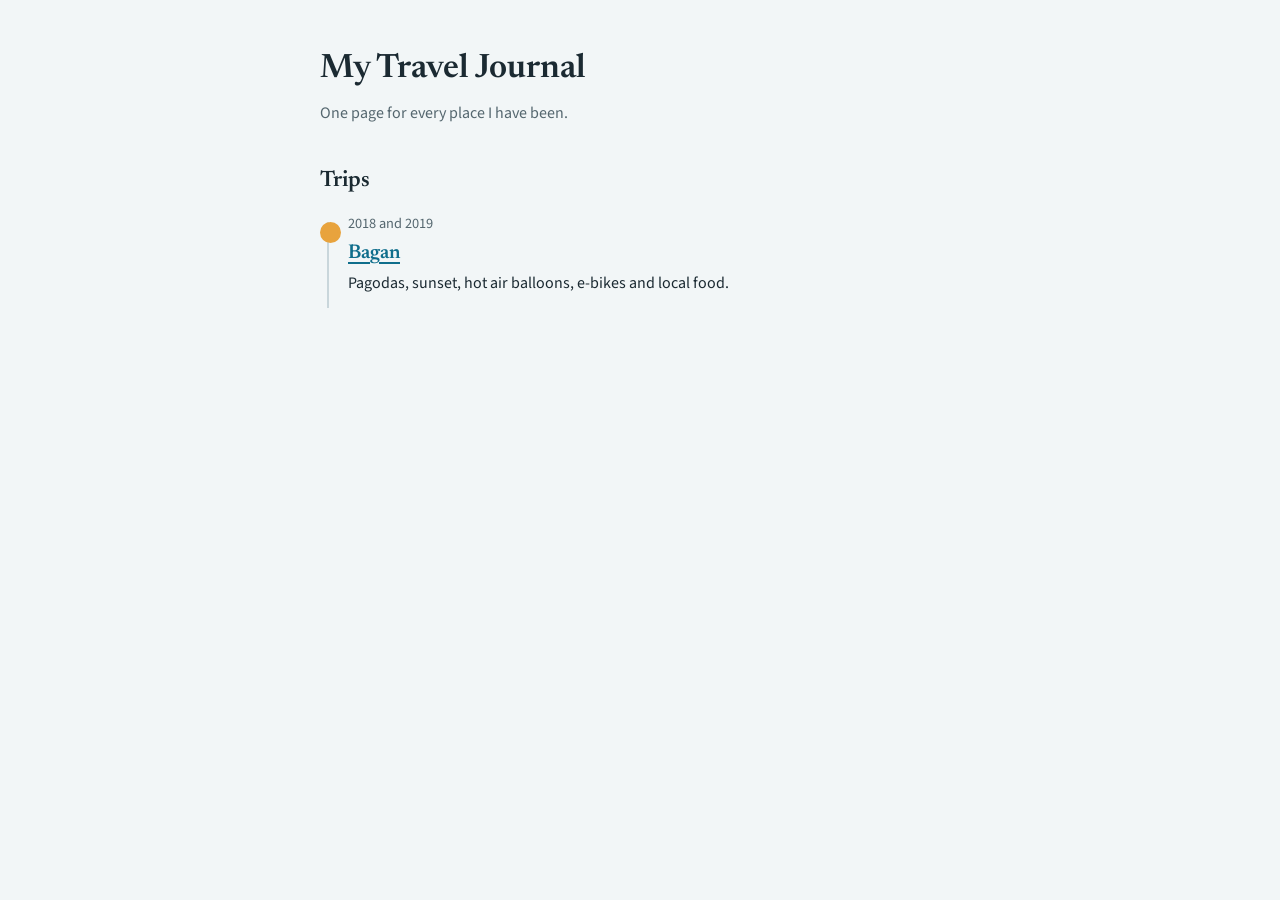
<file: index.html>
<!DOCTYPE html>
<html lang="en">
<head>
<meta charset="utf-8">
<meta name="viewport" content="width=device-width, initial-scale=1">
<title>My Travel Journal</title>
<link rel="preconnect" href="https://fonts.googleapis.com"><link rel="preconnect" href="https://fonts.gstatic.com" crossorigin><link href="https://fonts.googleapis.com/css2?family=Newsreader:wght@500;600&family=Source+Sans+3:wght@400;600&display=swap" rel="stylesheet">
<link rel="stylesheet" href="assets/css/style.css">
</head>
<body>
<header>
  <h1>My Travel Journal</h1>
  <p class="lead">One page for every place I have been.</p>
</header>
<main>
  <h2>Trips</h2>
  <!-- Newest trip goes at the TOP. Copy one <li> to add a trip. -->
  <ol class="route">
    <li>
      <span class="when">2018 and 2019</span>
      <a class="name" href="pages/bagan.html">Bagan</a>
      <div>Pagodas, sunset, hot air balloons, e-bikes and local food.</div>
    </li>
  </ol>
</main>
</body>
</html>
</file>
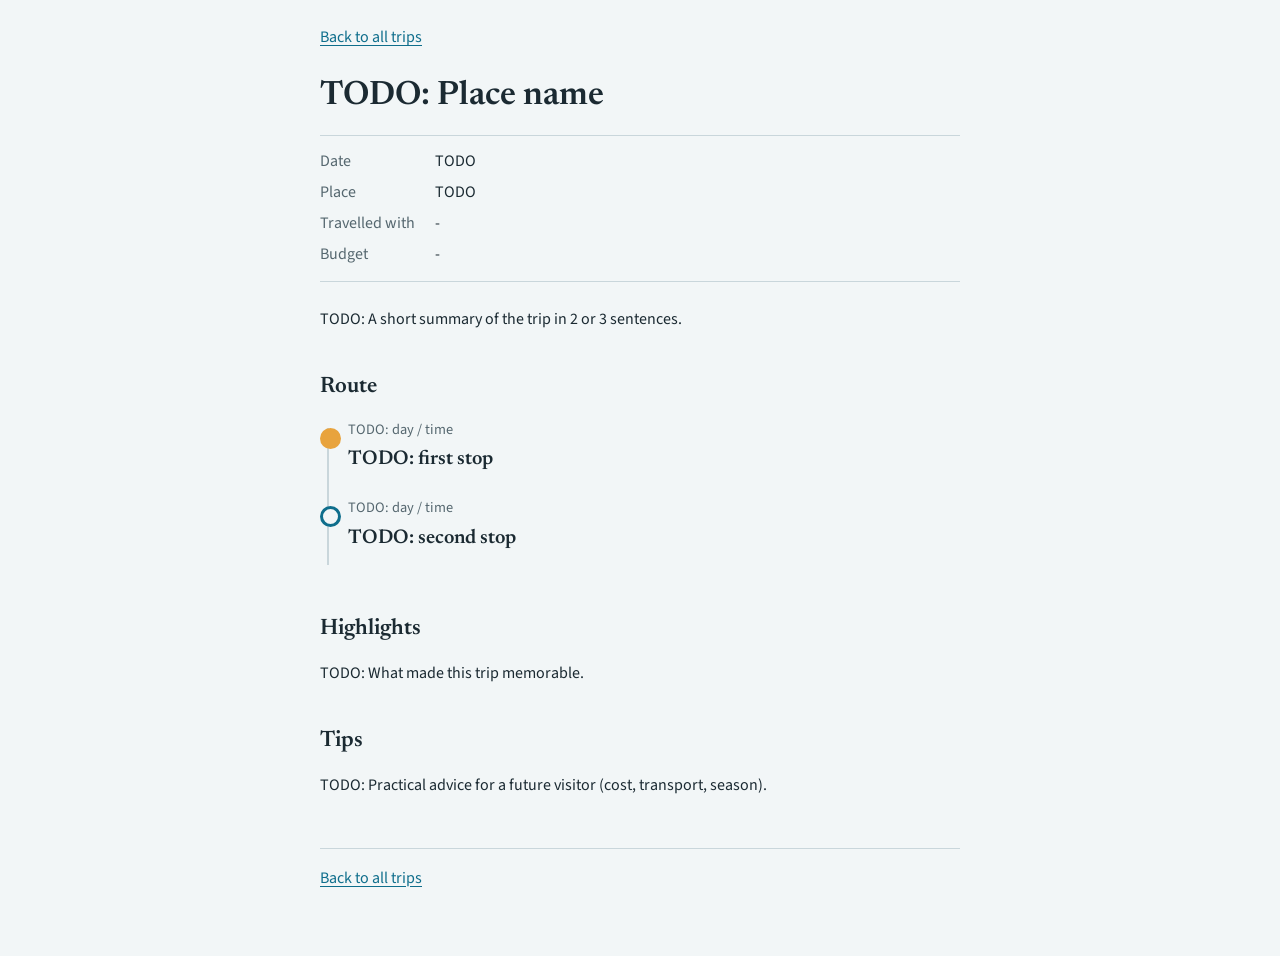
<file: _template.html>
<!DOCTYPE html>
<html lang="en">
<head>
<meta charset="utf-8">
<meta name="viewport" content="width=device-width, initial-scale=1">
<title>TODO: Place name | My Travel Journal</title>
<link rel="preconnect" href="https://fonts.googleapis.com"><link rel="preconnect" href="https://fonts.gstatic.com" crossorigin><link href="https://fonts.googleapis.com/css2?family=Newsreader:wght@500;600&family=Source+Sans+3:wght@400;600&display=swap" rel="stylesheet">
<link rel="stylesheet" href="../assets/css/style.css">
</head>
<body>
<header>
  <a href="../index.html">Back to all trips</a>
  <h1>TODO: Place name</h1>
</header>
<main>
  <dl class="meta">
    <dt>Date</dt><dd>TODO</dd>
    <dt>Place</dt><dd>TODO</dd>
    <dt>Travelled with</dt><dd>-</dd>
    <dt>Budget</dt><dd>-</dd>
  </dl>
  <p>TODO: A short summary of the trip in 2 or 3 sentences.</p>

  <h2>Route</h2>
  <ol class="route">
    <li><span class="when">TODO: day / time</span><span class="name">TODO: first stop</span></li>
    <li><span class="when">TODO: day / time</span><span class="name">TODO: second stop</span></li>
  </ol>

  <h2>Highlights</h2>
  <p>TODO: What made this trip memorable.</p>
  <!-- <figure><img src="../assets/img/TRIP-SLUG-01.jpg" alt="TODO"><figcaption>TODO</figcaption></figure> -->

  <h2>Tips</h2>
  <p>TODO: Practical advice for a future visitor (cost, transport, season).</p>
</main>
<footer><a href="../index.html">Back to all trips</a></footer>
</body>
</html>
</file>
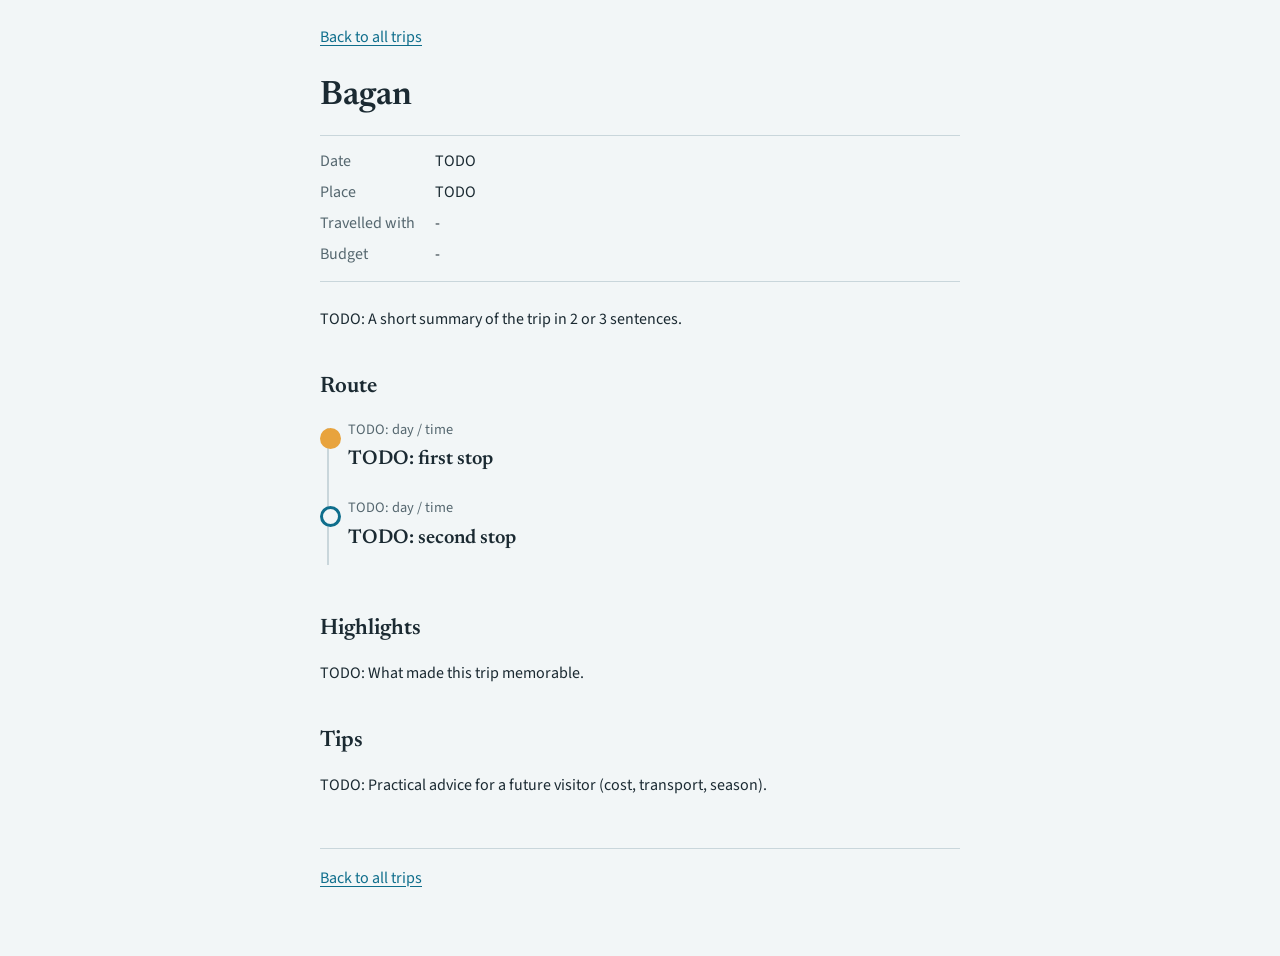
<file: bagan.html>
<!DOCTYPE html>
<html lang="en">
<head>
<meta charset="utf-8">
<meta name="viewport" content="width=device-width, initial-scale=1">
<title>Bagan | My Travel Journal</title>
<link rel="preconnect" href="https://fonts.googleapis.com"><link rel="preconnect" href="https://fonts.gstatic.com" crossorigin><link href="https://fonts.googleapis.com/css2?family=Newsreader:wght@500;600&family=Source+Sans+3:wght@400;600&display=swap" rel="stylesheet">
<link rel="stylesheet" href="../assets/css/style.css">
</head>
<body>
<header>
  <a href="../index.html">Back to all trips</a>
  <h1>Bagan</h1>
</header>
<main>
  <dl class="meta">
    <dt>Date</dt><dd>TODO</dd>
    <dt>Place</dt><dd>TODO</dd>
    <dt>Travelled with</dt><dd>-</dd>
    <dt>Budget</dt><dd>-</dd>
  </dl>
  <p>TODO: A short summary of the trip in 2 or 3 sentences.</p>

  <h2>Route</h2>
  <ol class="route">
    <li><span class="when">TODO: day / time</span><span class="name">TODO: first stop</span></li>
    <li><span class="when">TODO: day / time</span><span class="name">TODO: second stop</span></li>
  </ol>

  <h2>Highlights</h2>
  <p>TODO: What made this trip memorable.</p>
  <!-- <figure><img src="../assets/img/TRIP-SLUG-01.jpg" alt="TODO"><figcaption>TODO</figcaption></figure> -->

  <h2>Tips</h2>
  <p>TODO: Practical advice for a future visitor (cost, transport, season).</p>
</main>
<footer><a href="../index.html">Back to all trips</a></footer>
</body>
</html>
</file>
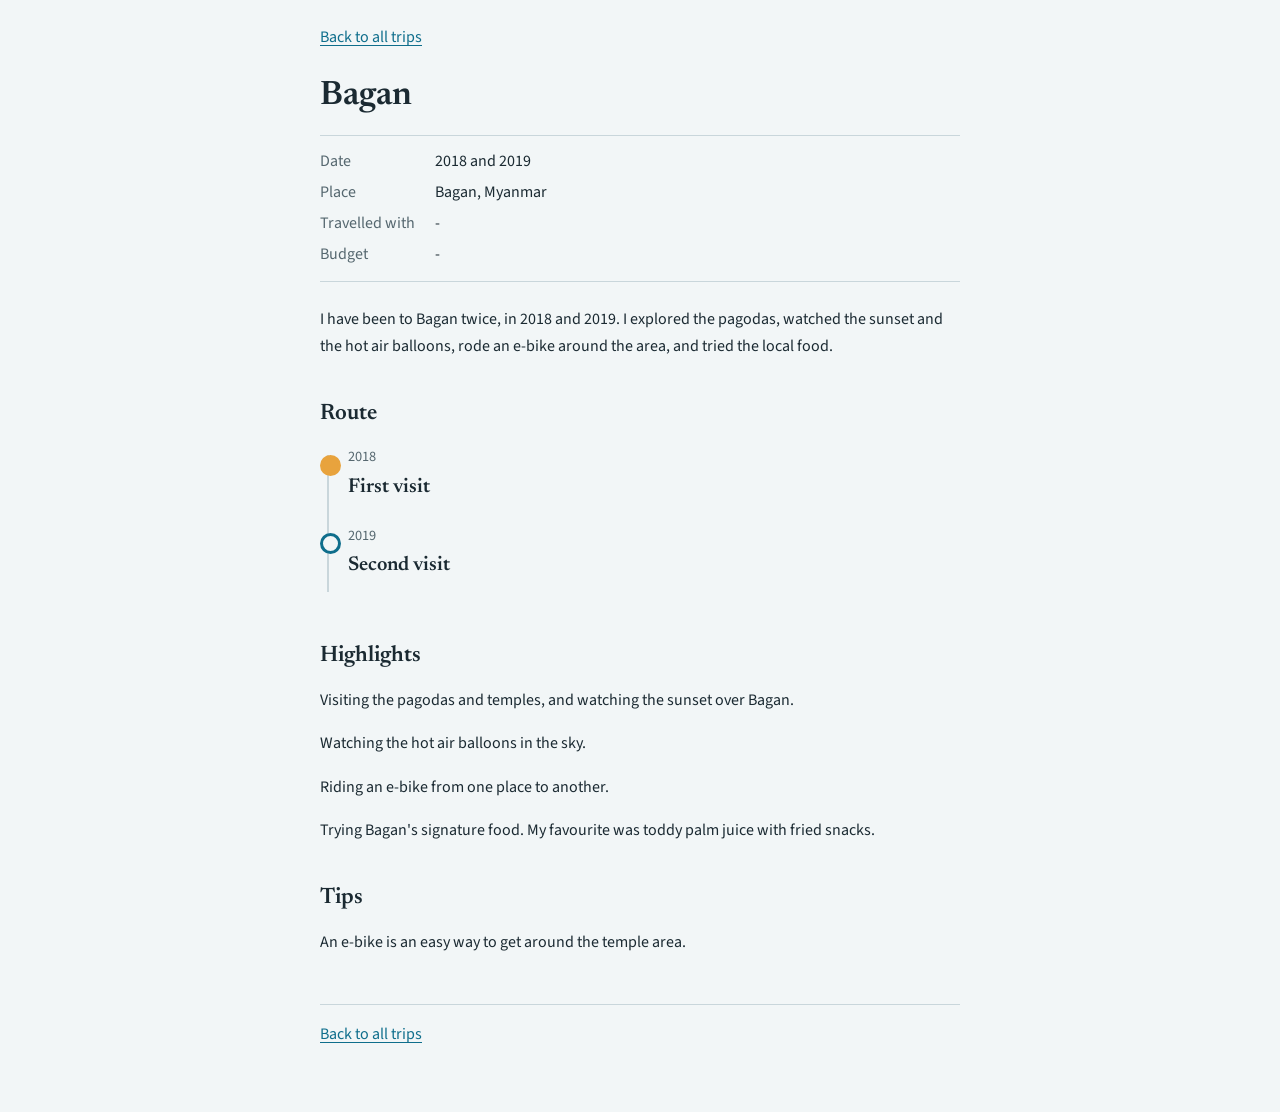
<file: pages/bagan.html>
<!DOCTYPE html>
<html lang="en">
<head>
<meta charset="utf-8">
<meta name="viewport" content="width=device-width, initial-scale=1">
<title>Bagan | My Travel Journal</title>
<link rel="preconnect" href="https://fonts.googleapis.com"><link rel="preconnect" href="https://fonts.gstatic.com" crossorigin><link href="https://fonts.googleapis.com/css2?family=Newsreader:wght@500;600&family=Source+Sans+3:wght@400;600&display=swap" rel="stylesheet">
<link rel="stylesheet" href="../assets/css/style.css">
</head>
<body>
<header>
  <a href="../index.html">Back to all trips</a>
  <h1>Bagan</h1>
</header>
<main>
  <dl class="meta">
    <dt>Date</dt><dd>2018 and 2019</dd>
    <dt>Place</dt><dd>Bagan, Myanmar</dd>
    <dt>Travelled with</dt><dd>-</dd>
    <dt>Budget</dt><dd>-</dd>
  </dl>
  <p>I have been to Bagan twice, in 2018 and 2019. I explored the pagodas, watched the sunset and the hot air balloons, rode an e-bike around the area, and tried the local food.</p>

  <h2>Route</h2>
  <ol class="route">
    <li><span class="when">2018</span><span class="name">First visit</span></li>
    <li><span class="when">2019</span><span class="name">Second visit</span></li>
  </ol>

  <h2>Highlights</h2>
  <p>Visiting the pagodas and temples, and watching the sunset over Bagan.</p>
  <p>Watching the hot air balloons in the sky.</p>
  <p>Riding an e-bike from one place to another.</p>
  <p>Trying Bagan's signature food. My favourite was toddy palm juice with fried snacks.</p>
  <!-- TODO: add photos, e.g. <figure><img src="../assets/img/bagan-01.jpg" alt="TODO"><figcaption>TODO</figcaption></figure> -->

  <h2>Tips</h2>
  <p>An e-bike is an easy way to get around the temple area.</p>
  <!-- TODO: add cost, transport and best season if known -->
</main>
<footer><a href="../index.html">Back to all trips</a></footer>
</body>
</html>
</file>
<file: assets/css/style.css>
:root {
  --bg: #F2F6F7;
  --ink: #1B2A32;
  --muted: #55676F;
  --accent: #0F6E8C;
  --highlight: #E8A33D;
  --line: #C9D6DB;
  --font-head: "Newsreader", Georgia, serif;
  --font-body: "Source Sans 3", system-ui, -apple-system, "Segoe UI", sans-serif;
}
@media (prefers-color-scheme: dark) {
  :root:not([data-theme="light"]) {
    --bg: #12202A; --ink: #E6EEF1; --muted: #9DB0B8;
    --accent: #6CC3E0; --highlight: #F0B65A; --line: #2C4350;
  }
}
* { box-sizing: border-box; }
html { font-size: 100%; }
body {
  margin: 0; background: var(--bg); color: var(--ink);
  font-family: var(--font-body); line-height: 1.7;
  padding: 1.5rem 1.25rem 4rem;
}
main, header, footer { max-width: 40rem; margin: 0 auto; }
h1, h2 { font-family: var(--font-head); line-height: 1.3; font-weight: 600; }
h1 { font-size: 2.1rem; margin: 1.5rem 0 .5rem; }
h2 { font-size: 1.4rem; margin: 2.5rem 0 .75rem; }
a { color: var(--accent); text-underline-offset: .2em; }
a:focus-visible { outline: 3px solid var(--highlight); outline-offset: 2px; }
.lead { color: var(--muted); margin: 0 0 1.5rem; }

/* trip facts */
.meta { display: grid; grid-template-columns: max-content 1fr; gap: .25rem 1.25rem;
  margin: 1rem 0 1.5rem; padding: .75rem 0; border-block: 1px solid var(--line); }
.meta dt { color: var(--muted); }
.meta dd { margin: 0; }

/* signature: route line (home trip list + trip "Route" section) */
.route { list-style: none; margin: 1rem 0; padding: 0 0 0 1.75rem; position: relative; }
.route::before { content: ""; position: absolute; left: .45rem; top: .6rem; bottom: .6rem;
  width: 2px; background: var(--line); }
.route > li { position: relative; padding: 0 0 1.25rem; }
.route > li::before { content: ""; position: absolute; left: -1.75rem; top: .6rem;
  width: .95rem; height: .95rem; border-radius: 50%;
  background: var(--bg); border: 3px solid var(--accent); }
.route > li:first-child::before { background: var(--highlight); border-color: var(--highlight); }
.route .when { display: block; color: var(--muted); font-size: .9rem; }
.route .name { font-family: var(--font-head); font-size: 1.25rem; font-weight: 600; }

figure { margin: 1.5rem 0; }
img { max-width: 100%; height: auto; display: block; }
figcaption { color: var(--muted); font-size: .9rem; margin-top: .4rem; }
footer { margin-top: 3rem; padding-top: 1rem; border-top: 1px solid var(--line); }
</file>
